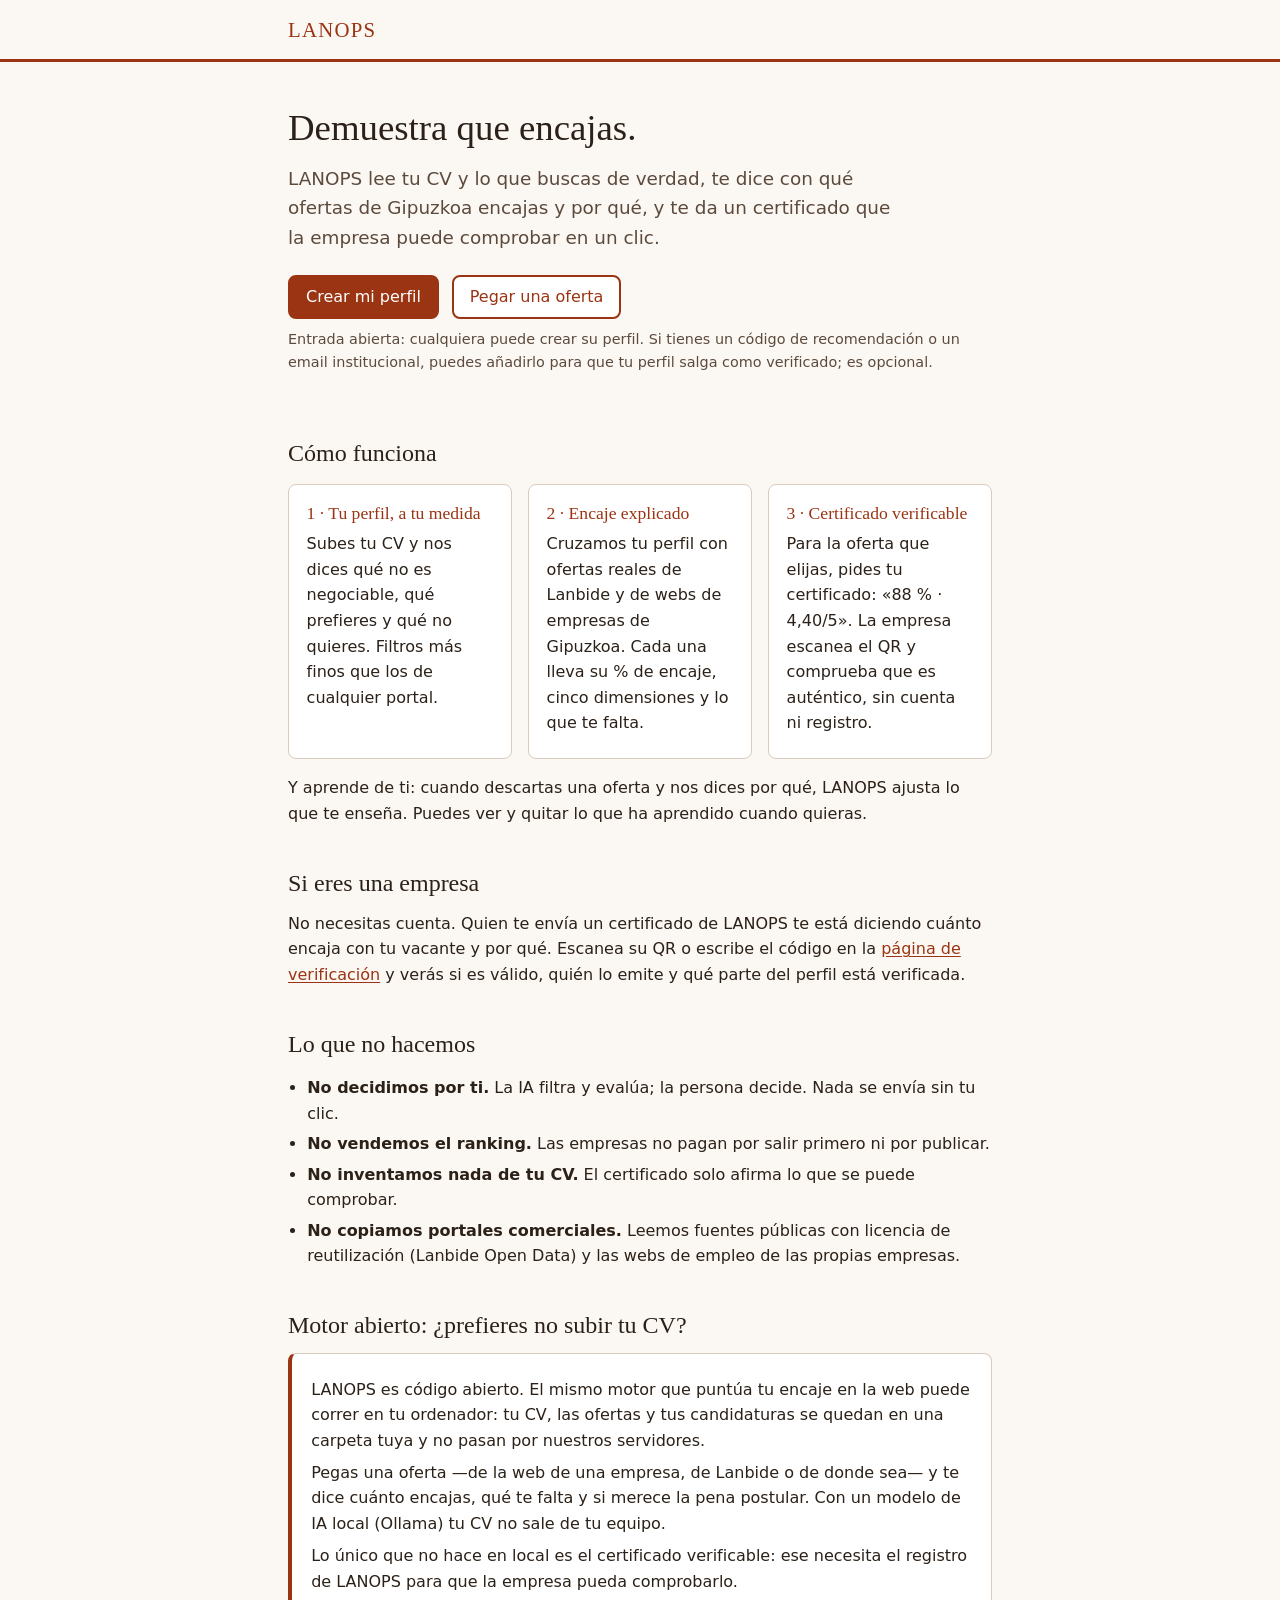
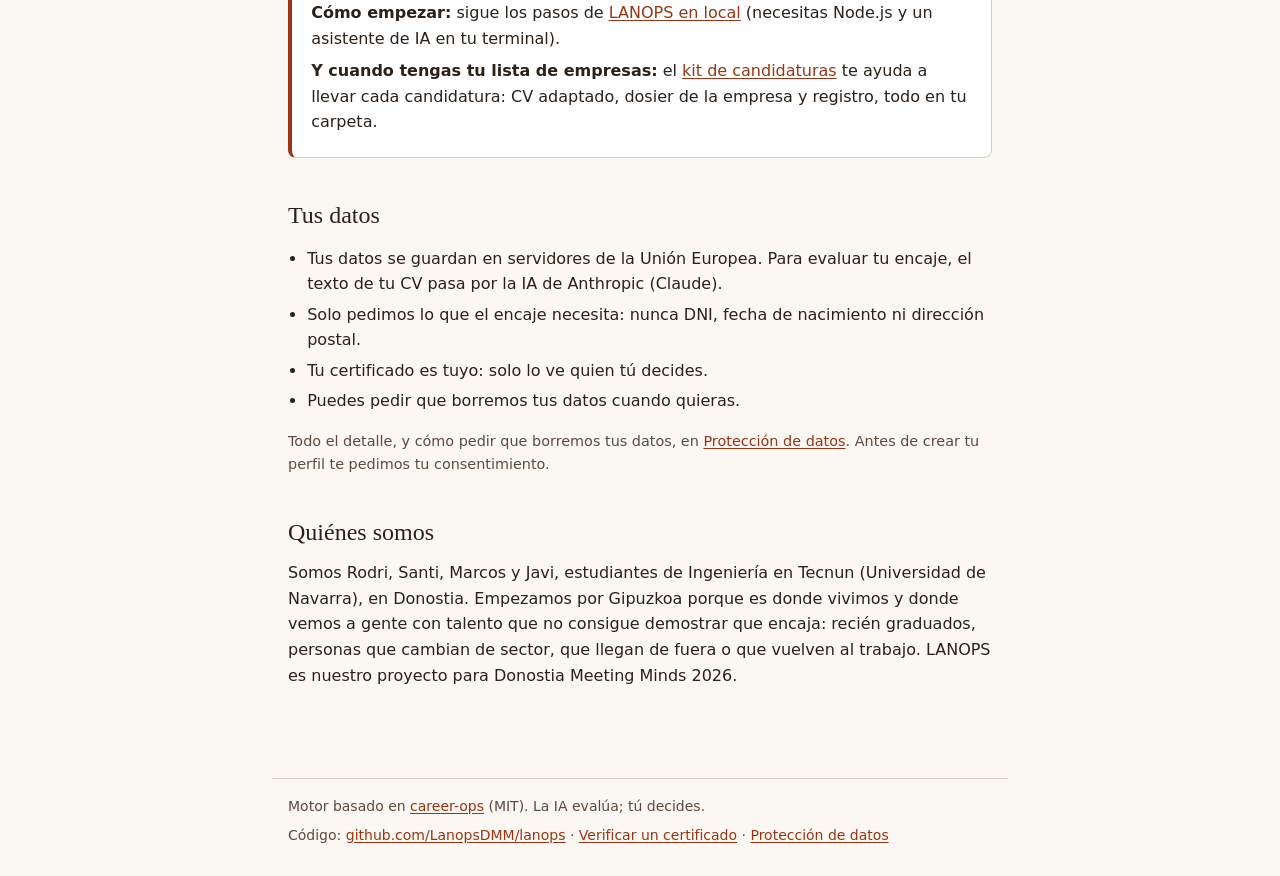
<file: index.html>
<!doctype html>
<html lang="es">
<head>
<meta charset="utf-8">
<meta name="viewport" content="width=device-width, initial-scale=1">
<title>LANOPS · Demuestra que encajas</title>
<meta name="description" content="LANOPS lee tu CV y lo que buscas, te dice con qué ofertas de Gipuzkoa encajas y por qué, y te da un certificado que la empresa puede comprobar.">
<link rel="stylesheet" href="styles.css">
<style>
  /* Solo reglas propias de la landing; el resto viene de styles.css */
  .saltar{position:absolute;left:-999px;top:0;background:var(--superficie);padding:.5rem 1rem;z-index:10}
  .saltar:focus{left:1rem}
  .portada{padding:1.5rem 0 1rem}
  .portada h1{font-size:2.3rem;margin:.2rem 0 .8rem}
  .entradilla{font-size:1.15rem;color:var(--texto-2);max-width:38rem}
  .acciones{display:flex;flex-wrap:wrap;gap:.8rem;margin:1.4rem 0 .6rem}
  .acciones .secundario{background:var(--superficie);color:var(--marca)}
  .acciones .secundario:hover{background:var(--alto-bg);color:var(--marca-osc)}
  .pequeno{font-size:.9rem;color:var(--texto-2)}
  section{margin:2.6rem 0}
  section>h2{font-size:1.5rem;margin-bottom:.8rem}
  .pasos{list-style:none;padding:0;display:grid;gap:1rem;grid-template-columns:repeat(auto-fit,minmax(13rem,1fr))}
  .pasos li{background:var(--superficie);border:1px solid var(--borde);border-radius:var(--radio);padding:1rem 1.1rem}
  .pasos h3{margin:.1rem 0 .4rem;color:var(--marca)}
  .lista{padding-left:1.2rem} .lista li{margin:.3rem 0}
  .recuadro{background:var(--superficie);border:1px solid var(--borde);border-left:4px solid var(--marca);border-radius:var(--radio);padding:1rem 1.2rem}
</style>
</head>
<body>
<a class="saltar" href="#contenido">Saltar al contenido</a>

<header><p class="marca">LANOPS</p></header>

<main id="contenido">

  <div class="portada">
    <h1>Demuestra que encajas.</h1>
    <p class="entradilla">LANOPS lee tu CV y lo que buscas de verdad, te dice con qué ofertas de Gipuzkoa encajas y por qué, y te da un certificado que la empresa puede comprobar en un clic.</p>
    <div class="acciones">
      <a class="boton" href="alta/">Crear mi perfil</a>
      <a class="boton secundario" href="pegar-oferta/">Pegar una oferta</a>
    </div>
    <p class="pequeno">Entrada abierta: cualquiera puede crear su perfil. Si tienes un código de recomendación o un email institucional, puedes añadirlo para que tu perfil salga como verificado; es opcional.</p>
  </div>

  <section aria-labelledby="como">
    <h2 id="como">Cómo funciona</h2>
    <ol class="pasos">
      <li>
        <h3>1 · Tu perfil, a tu medida</h3>
        <p>Subes tu CV y nos dices qué no es negociable, qué prefieres y qué no quieres. Filtros más finos que los de cualquier portal.</p>
      </li>
      <li>
        <h3>2 · Encaje explicado</h3>
        <p>Cruzamos tu perfil con ofertas reales de Lanbide y de webs de empresas de Gipuzkoa. Cada una lleva su % de encaje, cinco dimensiones y lo que te falta.</p>
      </li>
      <li>
        <h3>3 · Certificado verificable</h3>
        <p>Para la oferta que elijas, pides tu certificado: «88&nbsp;% · 4,40/5». La empresa escanea el QR y comprueba que es auténtico, sin cuenta ni registro.</p>
      </li>
    </ol>
    <p>Y aprende de ti: cuando descartas una oferta y nos dices por qué, LANOPS ajusta lo que te enseña. Puedes ver y quitar lo que ha aprendido cuando quieras.</p>
  </section>

  <section aria-labelledby="empresas">
    <h2 id="empresas">Si eres una empresa</h2>
    <p>No necesitas cuenta. Quien te envía un certificado de LANOPS te está diciendo cuánto encaja con tu vacante y por qué. Escanea su QR o escribe el código en la <a href="verificar/">página de verificación</a> y verás si es válido, quién lo emite y qué parte del perfil está verificada.</p>
  </section>

  <section aria-labelledby="principios">
    <h2 id="principios">Lo que no hacemos</h2>
    <ul class="lista">
      <li><strong>No decidimos por ti.</strong> La IA filtra y evalúa; la persona decide. Nada se envía sin tu clic.</li>
      <li><strong>No vendemos el ranking.</strong> Las empresas no pagan por salir primero ni por publicar.</li>
      <li><strong>No inventamos nada de tu CV.</strong> El certificado solo afirma lo que se puede comprobar.</li>
      <li><strong>No copiamos portales comerciales.</strong> Leemos fuentes públicas con licencia de reutilización (Lanbide Open Data) y las webs de empleo de las propias empresas.</li>
    </ul>
  </section>

  <section aria-labelledby="local">
    <h2 id="local">Motor abierto: ¿prefieres no subir tu CV?</h2>
    <div class="recuadro">
      <p>LANOPS es código abierto. El mismo motor que puntúa tu encaje en la web puede correr en tu ordenador: tu CV, las ofertas y tus candidaturas se quedan en una carpeta tuya y no pasan por nuestros servidores.</p>
      <p>Pegas una oferta —de la web de una empresa, de Lanbide o de donde sea— y te dice cuánto encajas, qué te falta y si merece la pena postular. Con un modelo de IA local (Ollama) tu CV no sale de tu equipo.</p>
      <p>Lo único que no hace en local es el certificado verificable: ese necesita el registro de LANOPS para que la empresa pueda comprobarlo.</p>
      <p><strong>Cómo empezar:</strong> sigue los pasos de <a href="https://github.com/LanopsDMM/motor/blob/main/README-es.md">LANOPS en local</a> (necesitas Node.js y un asistente de IA en tu terminal).</p>
      <p><strong>Y cuando tengas tu lista de empresas:</strong> el <a href="https://github.com/LanopsDMM/lanops/tree/main/local/kit">kit de candidaturas</a> te ayuda a llevar cada candidatura: CV adaptado, dosier de la empresa y registro, todo en tu carpeta.</p>
    </div>
  </section>

  <section aria-labelledby="privacidad">
    <h2 id="privacidad">Tus datos</h2>
    <ul class="lista">
      <li>Tus datos se guardan en servidores de la Unión Europea. Para evaluar tu encaje, el texto de tu CV pasa por la IA de Anthropic (Claude).</li>
      <li>Solo pedimos lo que el encaje necesita: nunca DNI, fecha de nacimiento ni dirección postal.</li>
      <li>Tu certificado es tuyo: solo lo ve quien tú decides.</li>
      <li>Puedes pedir que borremos tus datos cuando quieras.</li>
    </ul>
    <p class="pequeno">Todo el detalle, y cómo pedir que borremos tus datos, en <a href="privacidad/">Protección de datos</a>. Antes de crear tu perfil te pedimos tu consentimiento.</p>
  </section>

  <section aria-labelledby="quienes">
    <h2 id="quienes">Quiénes somos</h2>
    <p>Somos Rodri, Santi, Marcos y Javi, estudiantes de Ingeniería en Tecnun (Universidad de Navarra), en Donostia. Empezamos por Gipuzkoa porque es donde vivimos y donde vemos a gente con talento que no consigue demostrar que encaja: recién graduados, personas que cambian de sector, que llegan de fuera o que vuelven al trabajo. LANOPS es nuestro proyecto para Donostia Meeting Minds 2026.</p>
  </section>

</main>

<footer>
  <p>Motor basado en <a href="https://github.com/career-ops-hq/career-ops">career-ops</a> (MIT). La IA evalúa; tú decides.</p>
  <p>Código: <a href="https://github.com/LanopsDMM/lanops">github.com/LanopsDMM/lanops</a> · <a href="verificar/">Verificar un certificado</a> · <a href="privacidad/">Protección de datos</a></p>
</footer>
</body>
</html>
</file>
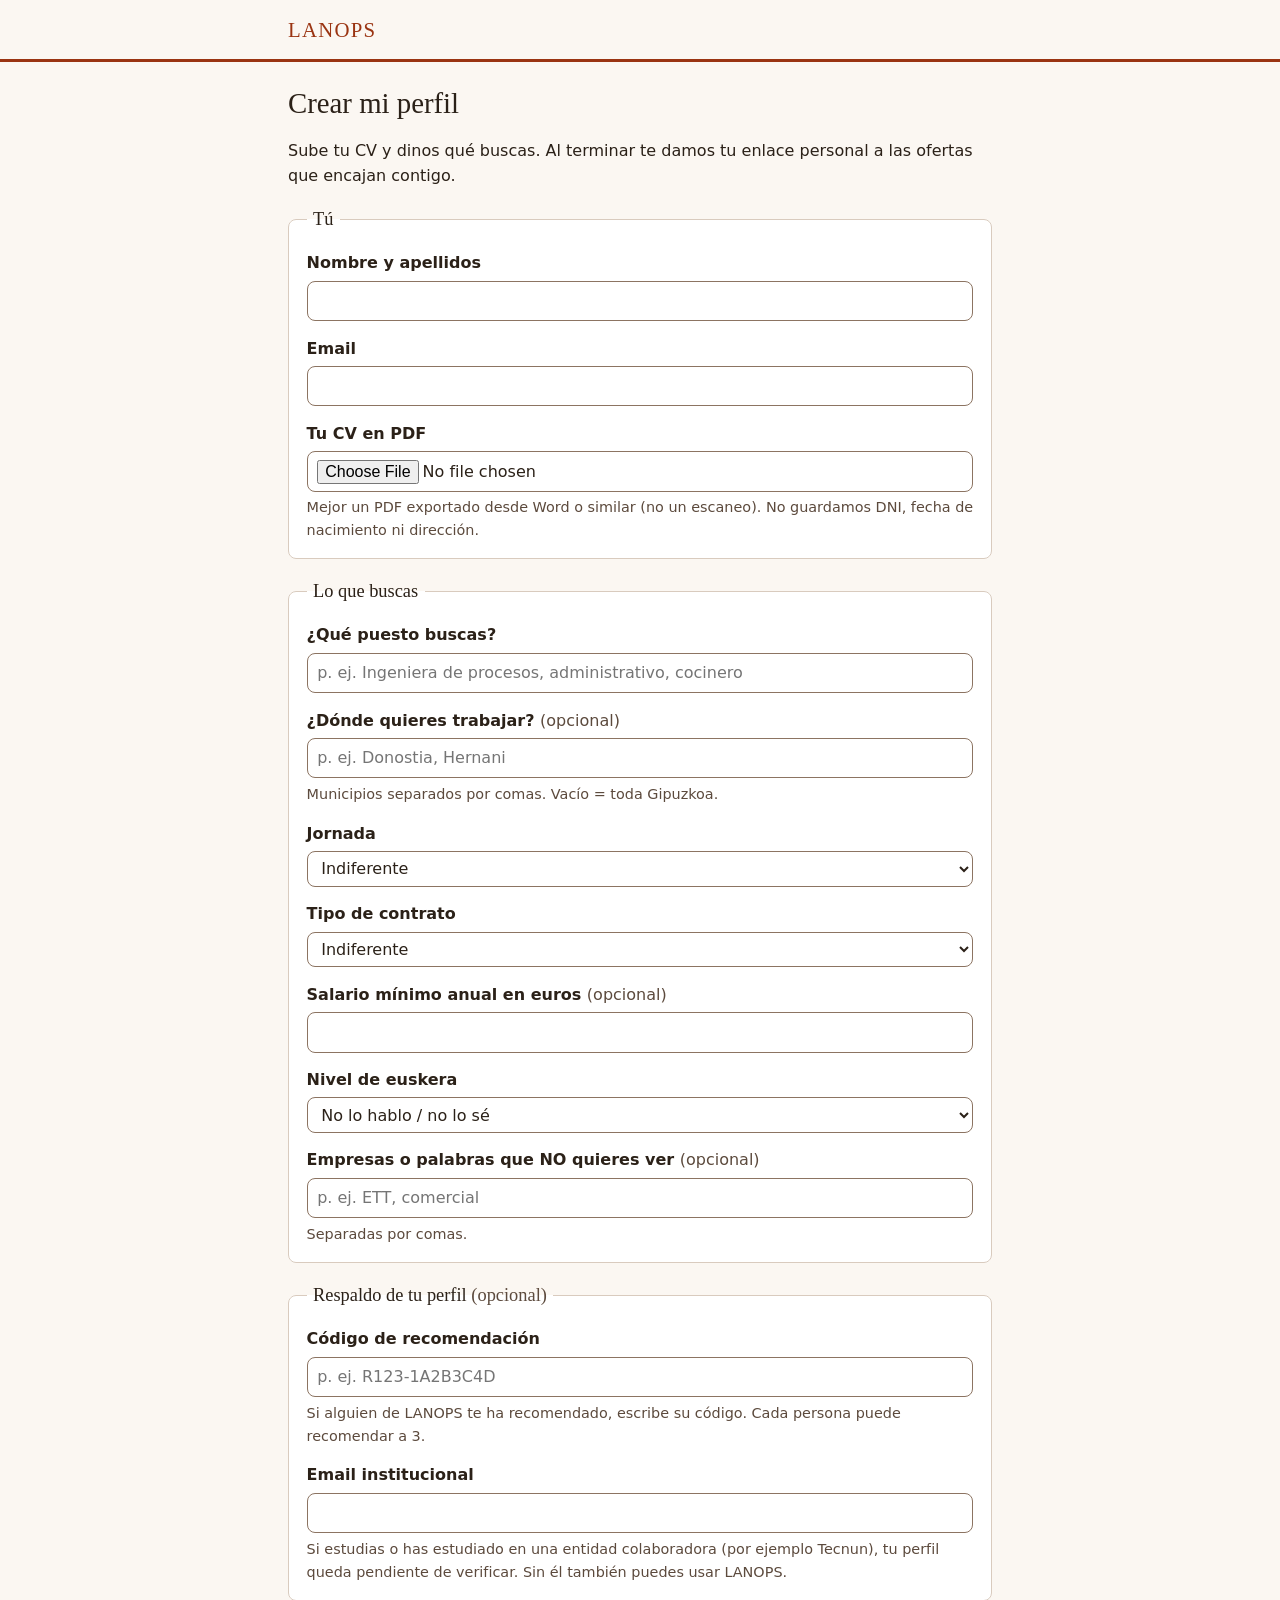
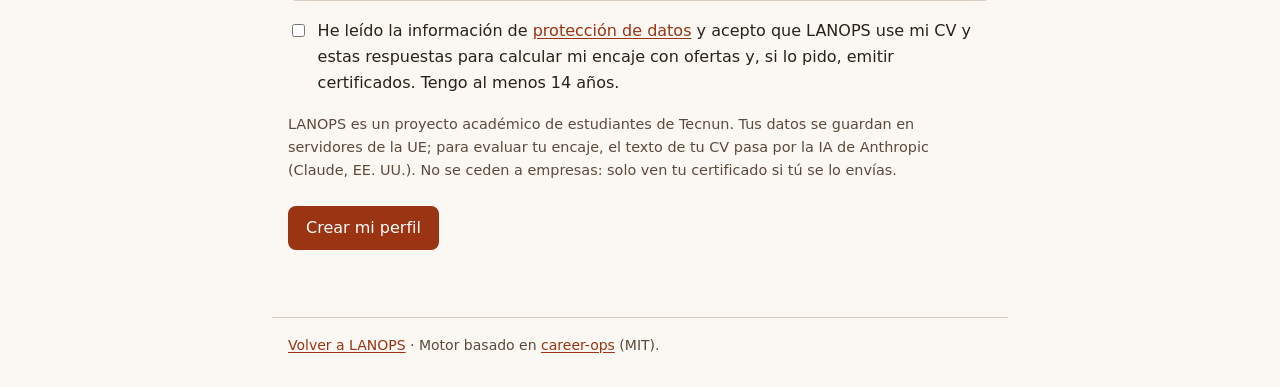
<file: alta/index.html>
<!doctype html>
<html lang="es">
<head>
<meta charset="utf-8">
<meta name="viewport" content="width=device-width, initial-scale=1">
<title>Crear mi perfil · LANOPS</title>
<link rel="stylesheet" href="../styles.css">
<style>
  /* Solo reglas propias de esta página; el resto viene de ../styles.css */
  form{display:grid;gap:1.1rem;margin-top:1rem}
  .campo{display:grid;gap:.3rem}
  .campo input,.campo select{width:100%}
  .ayuda{font-size:.9rem;color:var(--texto-2);margin:0}
  fieldset{border:1px solid var(--borde);border-radius:var(--radio);padding:1rem 1.1rem;margin:0;background:var(--superficie)}
  legend{font-family:var(--serif);font-size:1.15rem;padding:0 .4rem}
  fieldset .campo+.campo{margin-top:.9rem}
  .consent{display:flex;gap:.6rem;align-items:flex-start}
  .consent input{margin-top:.35rem;width:auto}
  .consent label{font-weight:normal}
  .opcional{font-weight:normal;color:var(--texto-2)}
  #enviando{display:none}
</style>
</head>
<body>
<header><p class="marca"><a class="marca" href="../">LANOPS</a></p></header>

<main>
  <h1>Crear mi perfil</h1>
  <p>Sube tu CV y dinos qué buscas. Al terminar te damos tu enlace personal a las ofertas que encajan contigo.</p>

  <form id="alta" method="post" enctype="multipart/form-data"
        action="https://n8n-production-3c20b.up.railway.app/webhook/alta">
    <!-- [12-oct] Enlace personal: solo para editar un perfil que ya existe (alta abierta con ?u=&t=) -->
    <input type="hidden" name="u" id="u">
    <input type="hidden" name="t" id="t">

    <fieldset>
      <legend>Tú</legend>
      <div class="campo">
        <label for="nombre">Nombre y apellidos</label>
        <input id="nombre" name="nombre" required autocomplete="name" maxlength="100">
      </div>
      <div class="campo">
        <label for="email">Email</label>
        <input id="email" name="email" type="email" required autocomplete="email" maxlength="150">
      </div>
      <div class="campo">
        <label for="cv">Tu CV en PDF</label>
        <input id="cv" name="cv" type="file" accept="application/pdf,.pdf" required aria-describedby="cv-ayuda">
        <p class="ayuda" id="cv-ayuda">Mejor un PDF exportado desde Word o similar (no un escaneo). No guardamos DNI, fecha de nacimiento ni dirección.</p>
      </div>
    </fieldset>

    <fieldset>
      <legend>Lo que buscas</legend>
      <div class="campo">
        <label for="puesto">¿Qué puesto buscas?</label>
        <input id="puesto" name="puesto" required maxlength="60" placeholder="p. ej. Ingeniera de procesos, administrativo, cocinero">
      </div>
      <div class="campo">
        <label for="municipios">¿Dónde quieres trabajar? <span class="opcional">(opcional)</span></label>
        <input id="municipios" name="municipios" aria-describedby="mun-ayuda" placeholder="p. ej. Donostia, Hernani">
        <p class="ayuda" id="mun-ayuda">Municipios separados por comas. Vacío = toda Gipuzkoa.</p>
      </div>
      <div class="campo">
        <label for="jornada">Jornada</label>
        <select id="jornada" name="jornada">
          <option value="indiferente">Indiferente</option>
          <option value="completa">Completa</option>
          <option value="parcial">Parcial</option>
        </select>
      </div>
      <div class="campo">
        <label for="contrato">Tipo de contrato</label>
        <select id="contrato" name="contrato">
          <option value="">Indiferente</option>
          <option value="indefinido">Indefinido</option>
          <option value="temporal">Temporal</option>
          <option value="practicas">Prácticas</option>
        </select>
      </div>
      <div class="campo">
        <label for="salario">Salario mínimo anual en euros <span class="opcional">(opcional)</span></label>
        <input id="salario" name="salario" type="number" min="0" step="500" inputmode="numeric">
      </div>
      <div class="campo">
        <label for="euskera">Nivel de euskera</label>
        <select id="euskera" name="euskera">
          <option value="">No lo hablo / no lo sé</option>
          <option>A2</option><option>B1</option><option>B2</option><option>C1</option><option>C2</option>
        </select>
      </div>
      <div class="campo">
        <label for="excluir">Empresas o palabras que NO quieres ver <span class="opcional">(opcional)</span></label>
        <input id="excluir" name="excluir" aria-describedby="exc-ayuda" placeholder="p. ej. ETT, comercial">
        <p class="ayuda" id="exc-ayuda">Separadas por comas.</p>
      </div>
    </fieldset>

    <fieldset>
      <legend>Respaldo de tu perfil <span class="opcional">(opcional)</span></legend>
      <div class="campo">
        <label for="recomendacion">Código de recomendación</label>
        <input id="recomendacion" name="recomendacion" maxlength="40" autocomplete="off" aria-describedby="rec-ayuda" placeholder="p. ej. R123-1A2B3C4D">
        <p class="ayuda" id="rec-ayuda">Si alguien de LANOPS te ha recomendado, escribe su código. Cada persona puede recomendar a 3.</p>
      </div>
      <div class="campo">
        <label for="institucional">Email institucional</label>
        <input id="institucional" name="institucional" type="email" aria-describedby="ins-ayuda" maxlength="150">
        <p class="ayuda" id="ins-ayuda">Si estudias o has estudiado en una entidad colaboradora (por ejemplo Tecnun), tu perfil queda pendiente de verificar. Sin él también puedes usar LANOPS.</p>
      </div>
    </fieldset>

    <div class="consent">
      <input id="consentimiento" name="consentimiento" type="checkbox" value="si" required>
      <label for="consentimiento">He leído la información de <a href="../privacidad/" target="_blank" rel="noopener">protección de datos</a> y acepto que LANOPS use mi CV y estas respuestas para calcular mi encaje con ofertas y, si lo pido, emitir certificados. Tengo al menos 14 años.</label>
    </div>
    <p class="ayuda">LANOPS es un proyecto académico de estudiantes de Tecnun. Tus datos se guardan en servidores de la UE; para evaluar tu encaje, el texto de tu CV pasa por la IA de Anthropic (Claude, EE. UU.). No se ceden a empresas: solo ven tu certificado si tú se lo envías.</p>

    <p><input type="submit" value="Crear mi perfil"></p>
    <p id="enviando" class="aviso" role="status">Leyendo tu CV… tarda alrededor de un minuto. No cierres esta página.</p>
  </form>
</main>

<footer>
  <p><a href="../">Volver a LANOPS</a> · Motor basado en <a href="https://github.com/career-ops-hq/career-ops">career-ops</a> (MIT).</p>
</footer>

<script>
  // [12-oct] Si se llega desde el enlace personal (?u=&t=), se envía con el formulario: así se puede editar el perfil.
  try {
    const q = new URLSearchParams(location.search);
    if (/^\d+$/.test(q.get('u') || '') && /^[0-9a-f]{64}$/i.test(q.get('t') || '')) {
      document.getElementById('u').value = q.get('u');
      document.getElementById('t').value = q.get('t');
    }
  } catch (e) {}
  // Solo avisa de la espera; el envío es un formulario normal (funciona también sin JavaScript)
  document.getElementById('alta').addEventListener('submit', function () {
    document.getElementById('enviando').style.display = 'block';
    this.querySelector('[type=submit]').disabled = true;
  });
</script>
</body>
</html>
</file>
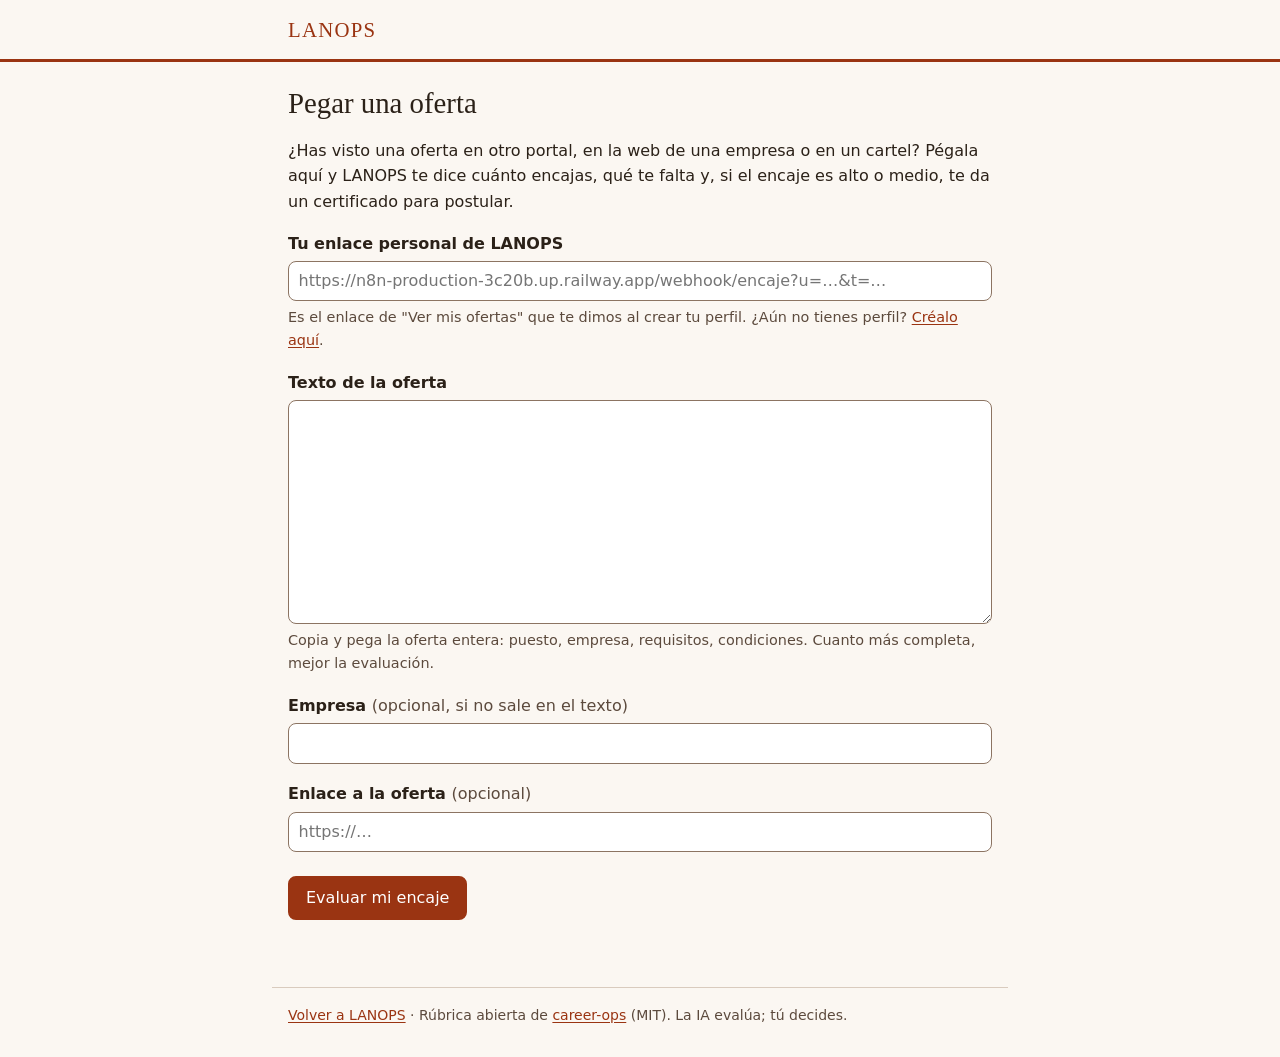
<file: pegar-oferta/index.html>
<!doctype html>
<html lang="es">
<head>
<meta charset="utf-8">
<meta name="viewport" content="width=device-width, initial-scale=1">
<meta name="robots" content="noindex">
<title>Pegar una oferta · LANOPS</title>
<link rel="stylesheet" href="../styles.css">
<style>
  /* Solo reglas propias de esta página; el resto viene de ../styles.css */
  form{display:grid;gap:1.1rem;margin-top:1rem}
  .campo{display:grid;gap:.3rem}
  .campo input,.campo textarea{width:100%}
  textarea{min-height:14rem;resize:vertical}
  .ayuda{font-size:.9rem;color:var(--texto-2);margin:0}
  .opcional{font-weight:normal;color:var(--texto-2)}
  #enviando{display:none}
</style>
</head>
<body>
<header><p class="marca"><a class="marca" href="../">LANOPS</a></p></header>

<main>
  <h1>Pegar una oferta</h1>
  <p>¿Has visto una oferta en otro portal, en la web de una empresa o en un cartel? Pégala aquí y LANOPS te dice cuánto encajas, qué te falta y, si el encaje es alto o medio, te da un certificado para postular.</p>

  <form id="pegar" method="post" action="https://n8n-production-3c20b.up.railway.app/webhook/pegar-oferta">
    <input type="hidden" name="u" id="u">
    <input type="hidden" name="t" id="t">

    <div class="campo" id="campo-enlace">
      <label for="enlace">Tu enlace personal de LANOPS</label>
      <input id="enlace" name="enlace" type="url" aria-describedby="enlace-ayuda" placeholder="https://n8n-production-3c20b.up.railway.app/webhook/encaje?u=…&amp;t=…">
      <p class="ayuda" id="enlace-ayuda">Es el enlace de "Ver mis ofertas" que te dimos al crear tu perfil. ¿Aún no tienes perfil? <a href="../alta/">Créalo aquí</a>.</p>
    </div>

    <div class="campo">
      <label for="texto">Texto de la oferta</label>
      <textarea id="texto" name="texto" required minlength="200" maxlength="15000" aria-describedby="texto-ayuda"></textarea>
      <p class="ayuda" id="texto-ayuda">Copia y pega la oferta entera: puesto, empresa, requisitos, condiciones. Cuanto más completa, mejor la evaluación.</p>
    </div>

    <div class="campo">
      <label for="empresa">Empresa <span class="opcional">(opcional, si no sale en el texto)</span></label>
      <input id="empresa" name="empresa" maxlength="100">
    </div>

    <div class="campo">
      <label for="url">Enlace a la oferta <span class="opcional">(opcional)</span></label>
      <input id="url" name="url" type="url" maxlength="255" placeholder="https://…">
    </div>

    <p><input type="submit" value="Evaluar mi encaje"></p>
    <p id="enviando" class="aviso" role="status">Leyendo la oferta y evaluando tu encaje… tarda alrededor de un minuto. No cierres esta página.</p>
  </form>
</main>

<footer>
  <p><a href="../">Volver a LANOPS</a> · Rúbrica abierta de <a href="https://github.com/career-ops-hq/career-ops">career-ops</a> (MIT). La IA evalúa; tú decides.</p>
</footer>

<script>
  // Si se llega desde la lista de ofertas con ?u=&t=, no hace falta pedir el enlace.
  // (Sin JavaScript también funciona: n8n acepta el enlace pegado y saca u y t de él.)
  try {
    const q = new URLSearchParams(location.search);
    if (/^\d+$/.test(q.get('u') || '') && /^[0-9a-f]{64}$/i.test(q.get('t') || '')) {
      document.getElementById('u').value = q.get('u');
      document.getElementById('t').value = q.get('t');
      document.getElementById('campo-enlace').hidden = true;
    }
  } catch (e) {}
  document.getElementById('pegar').addEventListener('submit', function () {
    document.getElementById('enviando').style.display = 'block';
    this.querySelector('[type=submit]').disabled = true;
  });
</script>
</body>
</html>
</file>
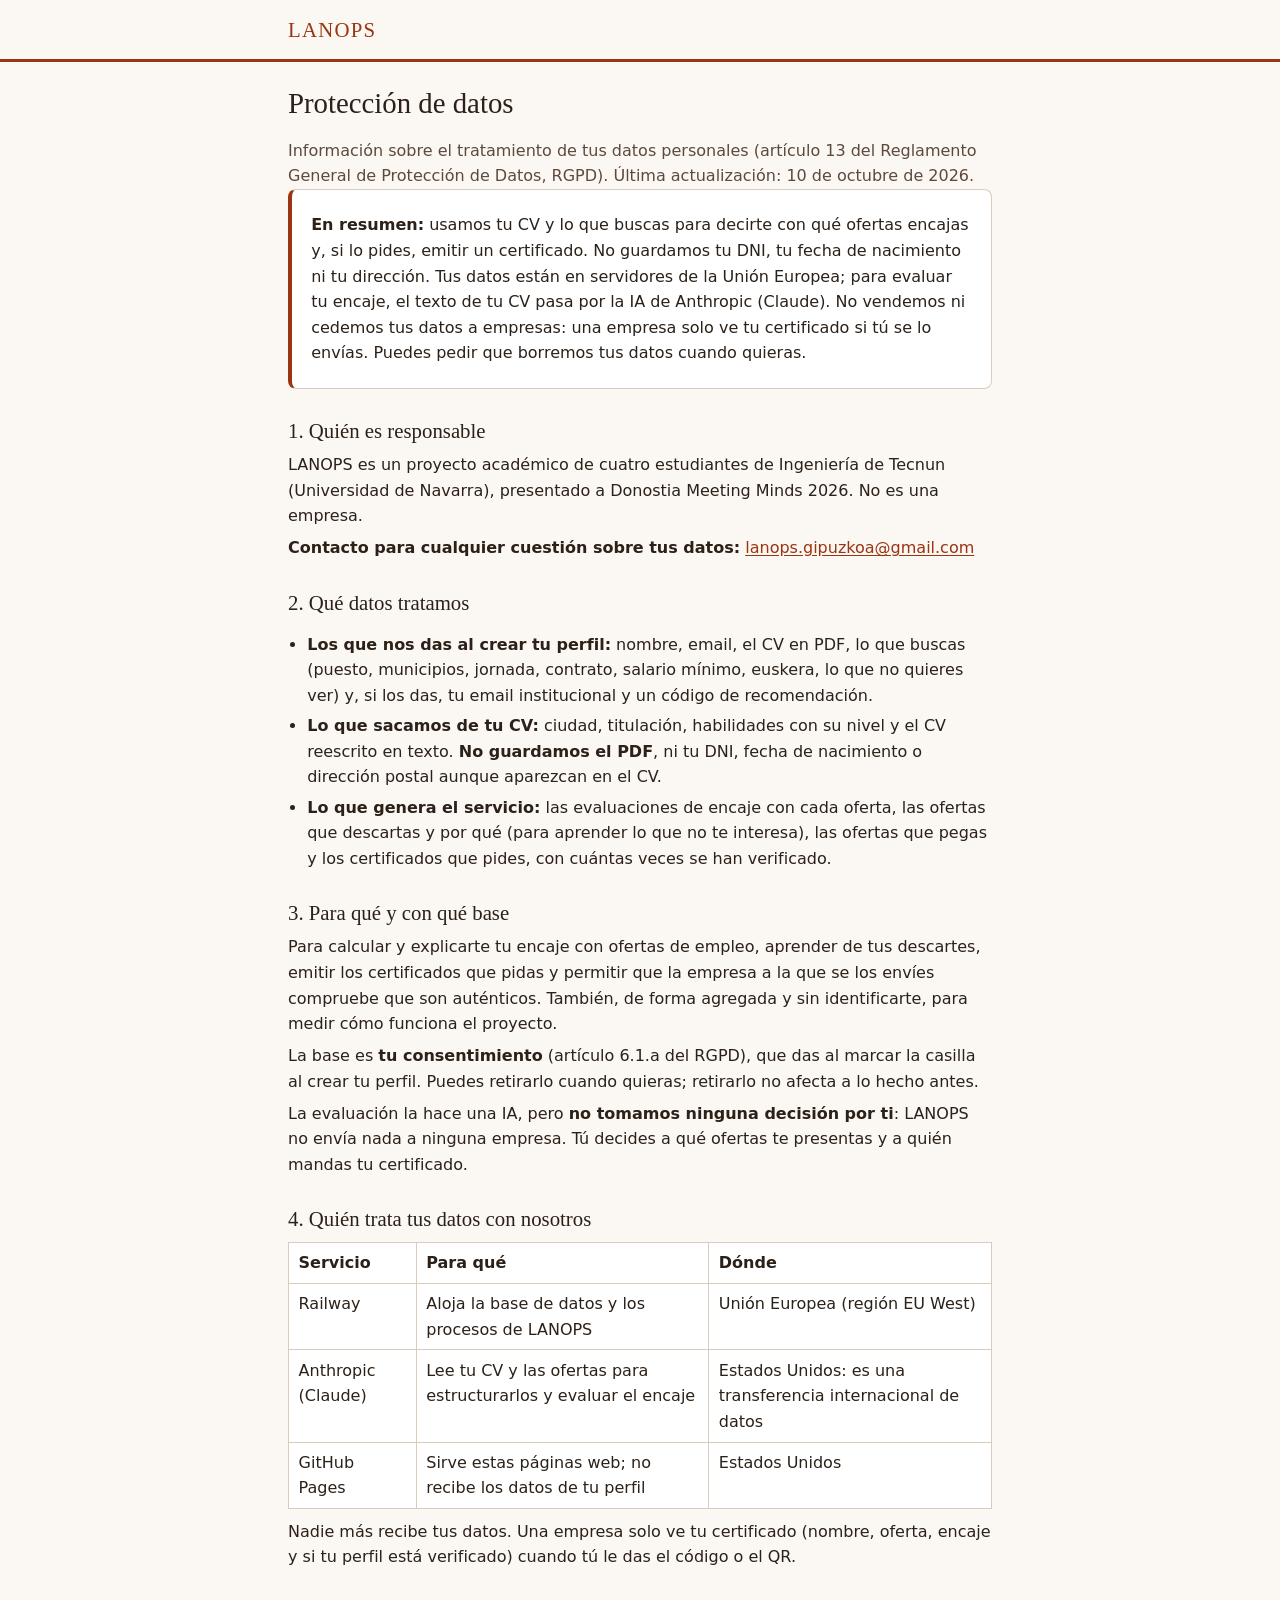
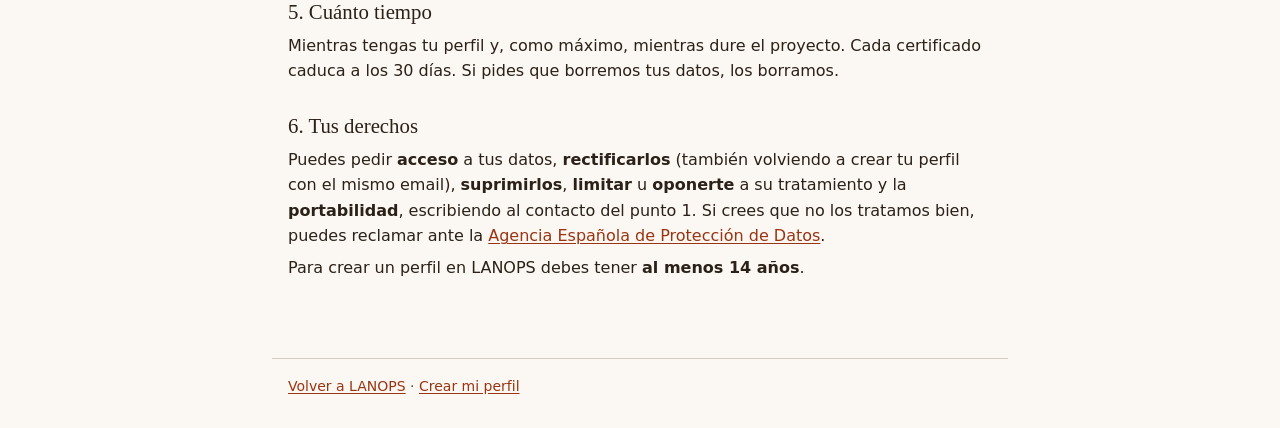
<file: privacidad/index.html>
<!doctype html>
<html lang="es">
<head>
<meta charset="utf-8">
<meta name="viewport" content="width=device-width, initial-scale=1">
<title>Protección de datos · LANOPS</title>
<link rel="stylesheet" href="../styles.css">
<style>
  /* Solo reglas propias de esta página; el resto viene de ../styles.css */
  section{margin:1.8rem 0}
  h2{font-size:1.3rem;margin-bottom:.5rem}
  .lista{padding-left:1.2rem} .lista li{margin:.3rem 0}
  table{border-collapse:collapse;width:100%;margin:.6rem 0;background:var(--superficie)}
  th,td{border:1px solid var(--borde);padding:.45rem .6rem;text-align:left;vertical-align:top}
  th{font-weight:600}
  .resumen{background:var(--superficie);border:1px solid var(--borde);border-left:4px solid var(--marca);border-radius:var(--radio);padding:1rem 1.2rem}
</style>
</head>
<body>
<header><p class="marca"><a class="marca" href="../">LANOPS</a></p></header>

<main>
  <h1>Protección de datos</h1>
  <p class="meta">Información sobre el tratamiento de tus datos personales (artículo 13 del Reglamento General de Protección de Datos, RGPD). Última actualización: 10 de octubre de 2026.</p>

  <div class="resumen">
    <p><strong>En resumen:</strong> usamos tu CV y lo que buscas para decirte con qué ofertas encajas y, si lo pides, emitir un certificado. No guardamos tu DNI, tu fecha de nacimiento ni tu dirección. Tus datos están en servidores de la Unión Europea; para evaluar tu encaje, el texto de tu CV pasa por la IA de Anthropic (Claude). No vendemos ni cedemos tus datos a empresas: una empresa solo ve tu certificado si tú se lo envías. Puedes pedir que borremos tus datos cuando quieras.</p>
  </div>

  <section aria-labelledby="responsable">
    <h2 id="responsable">1. Quién es responsable</h2>
    <p>LANOPS es un proyecto académico de cuatro estudiantes de Ingeniería de Tecnun (Universidad de Navarra), presentado a Donostia Meeting Minds 2026. No es una empresa.</p>
    <p><strong>Contacto para cualquier cuestión sobre tus datos:</strong> <a id="contacto" href="mailto:lanops.gipuzkoa@gmail.com">lanops.gipuzkoa@gmail.com</a></p>
  </section>

  <section aria-labelledby="que-datos">
    <h2 id="que-datos">2. Qué datos tratamos</h2>
    <ul class="lista">
      <li><strong>Los que nos das al crear tu perfil:</strong> nombre, email, el CV en PDF, lo que buscas (puesto, municipios, jornada, contrato, salario mínimo, euskera, lo que no quieres ver) y, si los das, tu email institucional y un código de recomendación.</li>
      <li><strong>Lo que sacamos de tu CV:</strong> ciudad, titulación, habilidades con su nivel y el CV reescrito en texto. <strong>No guardamos el PDF</strong>, ni tu DNI, fecha de nacimiento o dirección postal aunque aparezcan en el CV.</li>
      <li><strong>Lo que genera el servicio:</strong> las evaluaciones de encaje con cada oferta, las ofertas que descartas y por qué (para aprender lo que no te interesa), las ofertas que pegas y los certificados que pides, con cuántas veces se han verificado.</li>
    </ul>
  </section>

  <section aria-labelledby="para-que">
    <h2 id="para-que">3. Para qué y con qué base</h2>
    <p>Para calcular y explicarte tu encaje con ofertas de empleo, aprender de tus descartes, emitir los certificados que pidas y permitir que la empresa a la que se los envíes compruebe que son auténticos. También, de forma agregada y sin identificarte, para medir cómo funciona el proyecto.</p>
    <p>La base es <strong>tu consentimiento</strong> (artículo 6.1.a del RGPD), que das al marcar la casilla al crear tu perfil. Puedes retirarlo cuando quieras; retirarlo no afecta a lo hecho antes.</p>
    <p>La evaluación la hace una IA, pero <strong>no tomamos ninguna decisión por ti</strong>: LANOPS no envía nada a ninguna empresa. Tú decides a qué ofertas te presentas y a quién mandas tu certificado.</p>
  </section>

  <section aria-labelledby="quien-accede">
    <h2 id="quien-accede">4. Quién trata tus datos con nosotros</h2>
    <table>
      <thead><tr><th scope="col">Servicio</th><th scope="col">Para qué</th><th scope="col">Dónde</th></tr></thead>
      <tbody>
        <tr><td>Railway</td><td>Aloja la base de datos y los procesos de LANOPS</td><td>Unión Europea (región EU West)</td></tr>
        <tr><td>Anthropic (Claude)</td><td>Lee tu CV y las ofertas para estructurarlos y evaluar el encaje</td><td>Estados Unidos: es una transferencia internacional de datos</td></tr>
        <tr><td>GitHub Pages</td><td>Sirve estas páginas web; no recibe los datos de tu perfil</td><td>Estados Unidos</td></tr>
      </tbody>
    </table>
    <p>Nadie más recibe tus datos. Una empresa solo ve tu certificado (nombre, oferta, encaje y si tu perfil está verificado) cuando tú le das el código o el QR.</p>
  </section>

  <section aria-labelledby="cuanto-tiempo">
    <h2 id="cuanto-tiempo">5. Cuánto tiempo</h2>
    <p>Mientras tengas tu perfil y, como máximo, mientras dure el proyecto. Cada certificado caduca a los 30 días. Si pides que borremos tus datos, los borramos.</p>
  </section>

  <section aria-labelledby="derechos">
    <h2 id="derechos">6. Tus derechos</h2>
    <p>Puedes pedir <strong>acceso</strong> a tus datos, <strong>rectificarlos</strong> (también volviendo a crear tu perfil con el mismo email), <strong>suprimirlos</strong>, <strong>limitar</strong> u <strong>oponerte</strong> a su tratamiento y la <strong>portabilidad</strong>, escribiendo al contacto del punto 1. Si crees que no los tratamos bien, puedes reclamar ante la <a href="https://www.aepd.es">Agencia Española de Protección de Datos</a>.</p>
    <p>Para crear un perfil en LANOPS debes tener <strong>al menos 14 años</strong>.</p>
  </section>
</main>

<footer>
  <p><a href="../">Volver a LANOPS</a> · <a href="../alta/">Crear mi perfil</a></p>
</footer>
</body>
</html>
</file>
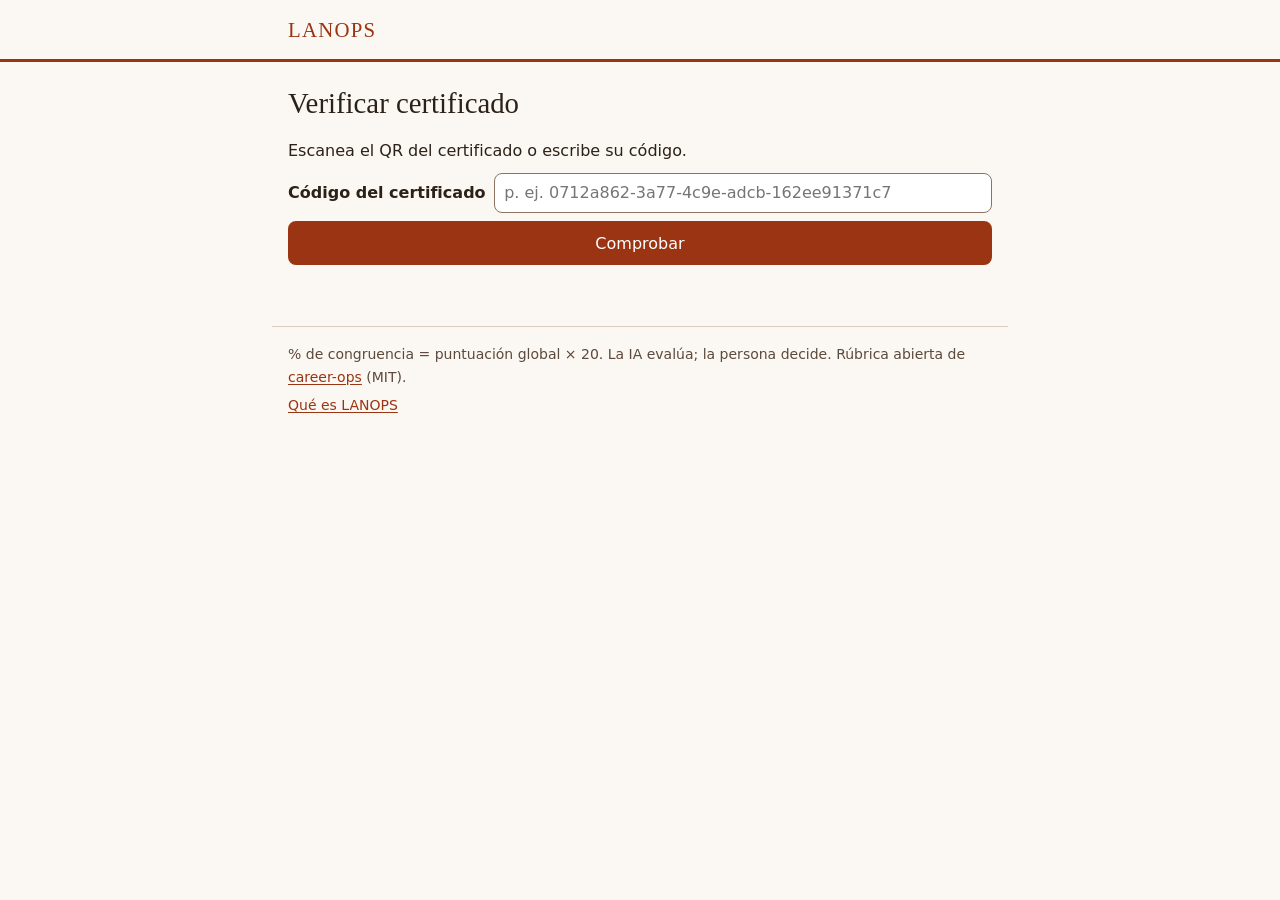
<file: verificar/index.html>
<!doctype html>
<html lang="es">
<head>
<meta charset="utf-8">
<meta name="viewport" content="width=device-width, initial-scale=1">
<meta name="robots" content="noindex">
<title>Verificar certificado · LANOPS</title>
<link rel="stylesheet" href="../styles.css">
<style>
  /* Solo reglas propias de esta página; el resto viene de ../styles.css */
  .estado{font-family:var(--serif);font-size:1.6rem;line-height:1.25;margin:0 0 .8rem}
  .estado-ok{color:var(--marca)}
  .estado-ko{color:var(--texto)}
  .titular{font-size:1.25rem;font-weight:600;margin:.2rem 0 0}
  .cifra{font-size:1.15rem;margin:.8rem 0 .2rem}
  .datos{display:grid;grid-template-columns:max-content 1fr;gap:.2rem 1rem;margin:.6rem 0}
  .datos dt{color:var(--texto-2)}
  .datos dd{margin:0}
  .bloque{margin-top:1.2rem}
  .buscar{display:flex;flex-wrap:wrap;gap:.5rem;align-items:center;margin-top:.6rem}
  .buscar input{flex:1 1 18rem}
</style>
</head>
<body>
<header><p class="marca">LANOPS</p></header>

<main>
  <h1>Verificar certificado</h1>
  <div id="resultado" aria-live="polite">
    <p>Comprobando el certificado…</p>
  </div>
  <noscript>
    <p class="aviso">Esta página necesita JavaScript. Para comprobar el certificado sin JavaScript abre
    <span class="codigo">https://n8n-production-3c20b.up.railway.app/webhook/verificar?c=</span>
    seguido del código del certificado.</p>
  </noscript>
</main>

<footer>
  <p>% de congruencia = puntuación global × 20. La IA evalúa; la persona decide.
  Rúbrica abierta de <a href="https://github.com/santifer/career-ops">career-ops</a> (MIT).</p>
  <p><a href="../">Qué es LANOPS</a></p>
</footer>

<script>
const N8N = 'https://n8n-production-3c20b.up.railway.app/webhook/verificar';

const DIMENSIONES = [
  ['d1_match_cv', 'Encaje con el CV'],
  ['d2_north_star', 'Alineación con lo que busca'],
  ['d3_compensacion', 'Compensación'],
  ['d4_cultura', 'Cultura y condiciones'],
  ['d5_red_flags', 'Alertas (5 = ninguna)']
];

const caja = document.getElementById('resultado');

// --- utilidades: siempre textContent, nunca innerHTML con datos del JSON ---
function el(tag, props, ...hijos) {
  const n = document.createElement(tag);
  if (props) for (const [k, v] of Object.entries(props)) {
    if (k === 'text') n.textContent = v; else n.setAttribute(k, v);
  }
  for (const h of hijos) if (h) n.append(h);
  return n;
}
function fecha(iso) {
  const m = /^(\d{4})-(\d{2})-(\d{2})/.exec(iso || '');
  return m ? m[3] + '/' + m[2] + '/' + m[1] : 'no consta';
}
function nota(x) {
  const n = Number(x);
  return Number.isFinite(n) ? n.toFixed(2).replace('.', ',') : '—';
}
function banda(b) {
  if (b === 'Alta') return ['alto', 'banda-alto'];
  if (b === 'Media') return ['medio', 'banda-medio'];
  return ['bajo', 'banda-bajo'];
}
function pintar(...nodos) {
  caja.replaceChildren(...nodos);
}

// --- estados ---
function sinCodigo() {
  const input = el('input', { id: 'c', name: 'c', type: 'text', autocomplete: 'off',
    placeholder: 'p. ej. 0712a862-3a77-4c9e-adcb-162ee91371c7' });
  pintar(
    el('p', { text: 'Escanea el QR del certificado o escribe su código.' }),
    el('form', { class: 'buscar', method: 'get', action: '' },
      el('label', { for: 'c', text: 'Código del certificado' }),
      input,
      el('input', { type: 'submit', value: 'Comprobar' }))
  );
}

function noExiste() {
  pintar(el('div', { class: 'cert' },
    el('p', { class: 'estado estado-ko', text: '✖ Este certificado no existe o ha sido manipulado.' }),
    el('p', { text: 'Comprueba que el código coincide con el del documento. Si te lo han enviado, pide a la persona que te lo reenvíe.' })
  ));
}

function sinConexion() {
  pintar(el('div', { class: 'aviso', role: 'alert' },
    el('p', { text: 'No se ha podido comprobar ahora. Inténtalo en unos minutos.' })
  ));
}

function certificado(d) {
  let titulo, clase;
  if (d.estado === 'vigente') { titulo = '✔ Certificado válido y vigente'; clase = 'estado estado-ok'; }
  else if (d.estado === 'caducado') { titulo = '✖ Certificado caducado el ' + fecha(d.fecha_caducidad); clase = 'estado estado-ko'; }
  else { titulo = '✖ Certificado revocado'; clase = 'estado estado-ko'; }

  const [bTexto, bClase] = banda(d.banda);
  const pct = Math.max(0, Math.min(100, Number(d.porcentaje) || 0));

  const verif = d.titular_verificado && d.entidad
    ? 'Perfil verificado por ' + d.entidad
    : 'Perfil sin verificar (LANOPS es de entrada abierta)';

  const oferta = el('p', { text: [d.puesto, d.empresa, d.ubicacion].filter(Boolean).join(' · ') });
  if (d.url_oferta && /^https?:\/\//i.test(d.url_oferta)) {
    oferta.append(' · ', el('a', { href: d.url_oferta, rel: 'noopener', text: 'Ver la oferta' }));
  }

  const dims = el('ul', { class: 'dims' });
  const valores = d.dimensiones || {};
  for (const [k, nombre] of DIMENSIONES) {
    const v = valores[k];
    dims.append(el('li', { text: nombre + ': ' + (v == null ? 'no consta' : v + '/5') }));
  }

  const barra = el('div', { class: 'barra', 'aria-hidden': 'true' });
  const relleno = el('span');
  relleno.style.width = pct + '%';
  barra.append(relleno);

  const datos = el('dl', { class: 'datos' });
  const filas = [
    ['Emitido el', fecha(d.fecha_emision)],
    ['Válido hasta', fecha(d.fecha_caducidad)],
    ['Evaluado el', fecha(d.fecha_evaluacion)],
    ['Rúbrica', d.version_rubrica || 'no consta'],
    ['Modelo', d.modelo || 'no consta']
  ];
  for (const [k, v] of filas) datos.append(el('dt', { text: k }), el('dd', { text: v }));

  pintar(el('article', { class: 'cert' },
    el('p', { class: clase, text: titulo }),
    el('p', { class: 'titular', text: d.titular || 'no consta' }),
    el('p', { class: 'meta', text: verif }),
    el('div', { class: 'bloque' },
      el('h2', { text: 'Oferta evaluada' }),
      oferta),
    el('div', { class: 'bloque' },
      el('h2', { text: 'Encaje' }),
      el('p', { class: 'cifra' },
        el('strong', { text: (d.porcentaje ?? '—') + ' % · ' + nota(d.global) + '/5' }),
        ' — ',
        el('span', { class: 'banda ' + bClase, text: 'encaje ' + bTexto })),
      barra,
      dims),
    datos,
    el('p', { class: 'codigo', text: 'Código: ' + (d.codigo || '') })
  ));
}

// --- arranque ---
(async function () {
  const c = (new URLSearchParams(location.search).get('c') || '').trim();
  if (!c) return sinCodigo();
  if (!/^[0-9a-f-]{36}$/i.test(c)) return noExiste();

  const control = new AbortController();
  const reloj = setTimeout(() => control.abort(), 15000);
  try {
    const r = await fetch(N8N + '?c=' + encodeURIComponent(c), { signal: control.signal });
    if (!r.ok) throw new Error('HTTP ' + r.status);
    const d = await r.json();
    if (d.estado === 'vigente' || d.estado === 'caducado' || d.estado === 'revocado') certificado(d);
    else if (d.estado === 'no_encontrado' || d.estado === 'firma_no_valida') noExiste();
    else sinConexion();
  } catch (e) {
    sinConexion();
  } finally {
    clearTimeout(reloj);
  }
})();
</script>
</body>
</html>
</file>
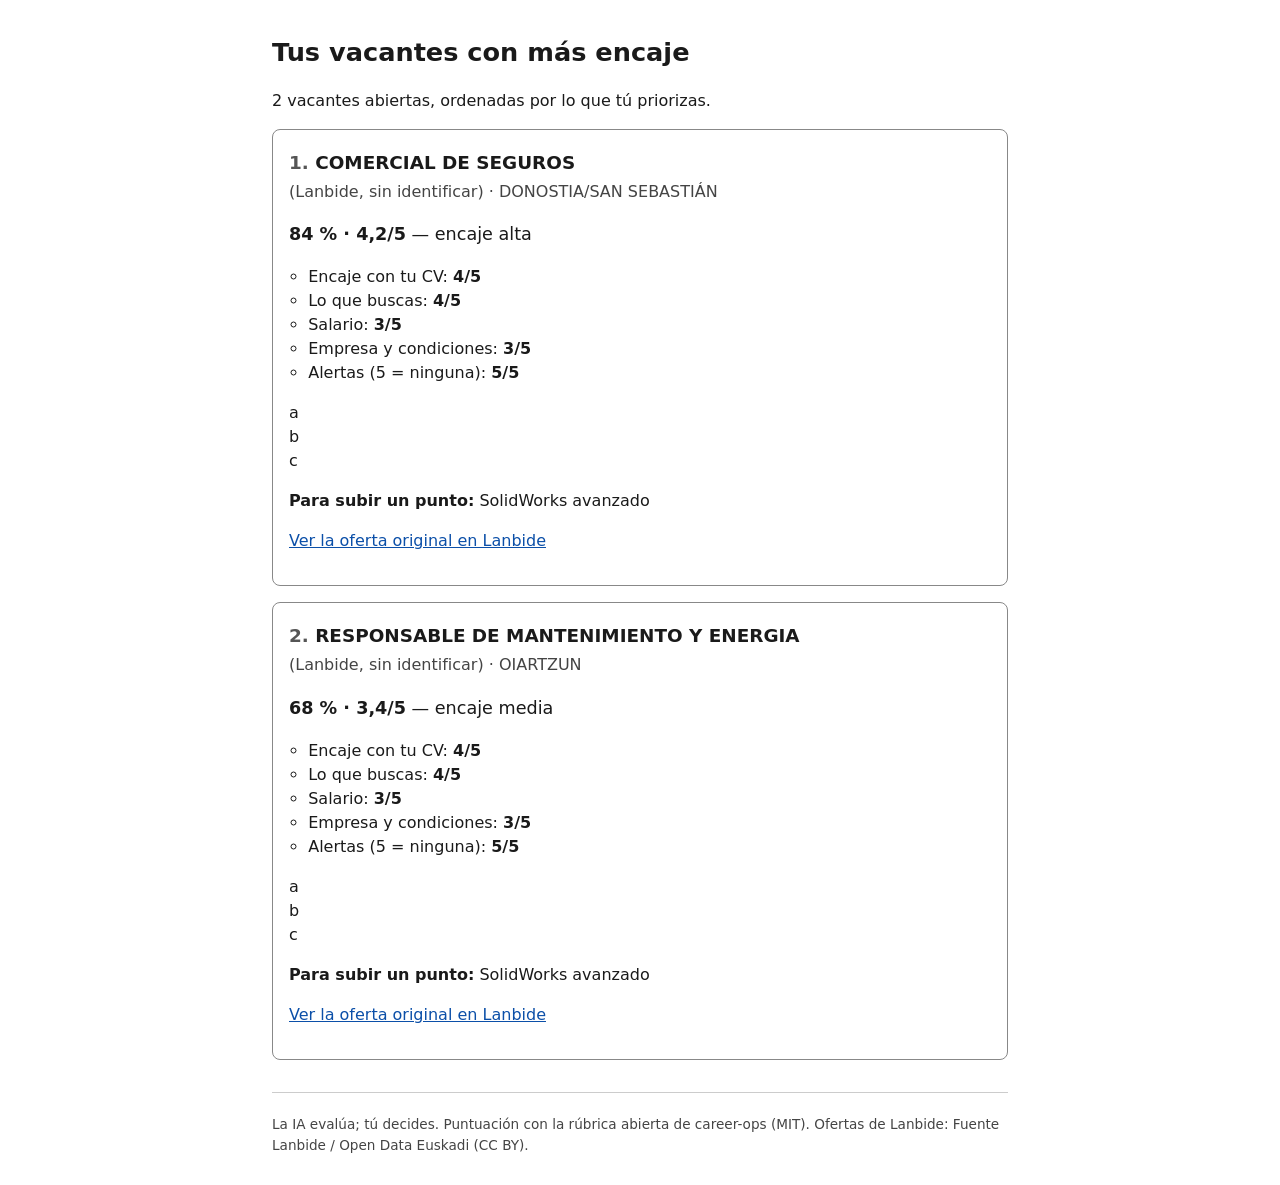
<file: n8n/LANOPS-ENCAJE/ejemplo-lista.html>
<!doctype html>
<html lang="es"><head><meta charset="utf-8">
<meta name="viewport" content="width=device-width, initial-scale=1">
<title>Tus vacantes · LANOPS</title>
<style>
 body{font-family:system-ui,-apple-system,"Segoe UI",sans-serif;max-width:46rem;margin:0 auto;padding:1rem;line-height:1.5;color:#1a1a1a;background:#fff}
 h1{font-size:1.6rem} h2{font-size:1.15rem;margin:.2rem 0} .n{color:#555}
 ol{list-style:none;padding:0} .vac{border:1px solid #888;border-radius:.5rem;padding:1rem;margin:0 0 1rem}
 .meta{color:#444;margin:0} .nota{font-size:1.1rem} .dims{padding-left:1.2rem;margin:.3rem 0}
 a{color:#0b4fa8} a:focus{outline:3px solid #0b4fa8;outline-offset:2px}
 footer{font-size:.85rem;color:#444;border-top:1px solid #ccc;margin-top:2rem;padding-top:.5rem}
</style></head><body>
<header><h1>Tus vacantes con más encaje</h1>
<p>2 vacantes abiertas, ordenadas por lo que tú priorizas.</p></header>
<main><ol>
<li class="vac">
  <h2><span class="n">1.</span> COMERCIAL DE SEGUROS</h2>
  <p class="meta">(Lanbide, sin identificar) · DONOSTIA/SAN SEBASTIÁN</p>
  <p class="nota"><strong>84 % · 4,2/5</strong> — encaje alta</p>
  <ul class="dims"><li>Encaje con tu CV: <strong>4/5</strong></li><li>Lo que buscas: <strong>4/5</strong></li><li>Salario: <strong>3/5</strong></li><li>Empresa y condiciones: <strong>3/5</strong></li><li>Alertas (5 = ninguna): <strong>5/5</strong></li></ul>
  <p>a<br>b<br>c</p>
  <p><strong>Para subir un punto:</strong> SolidWorks avanzado</p>
  <p><a href="https://web.lanbide.eus/apps/OF_DETALLE_OFERTA_TRABAJO?LG=C&amp;ML=OFEMEN1&amp;MS=Eaaa&amp;IDRG=162026009024&amp;CTRG=1" rel="noopener">Ver la oferta original en Lanbide</a></p>
</li>
<li class="vac">
  <h2><span class="n">2.</span> RESPONSABLE DE MANTENIMIENTO Y ENERGIA</h2>
  <p class="meta">(Lanbide, sin identificar) · OIARTZUN</p>
  <p class="nota"><strong>68 % · 3,4/5</strong> — encaje media</p>
  <ul class="dims"><li>Encaje con tu CV: <strong>4/5</strong></li><li>Lo que buscas: <strong>4/5</strong></li><li>Salario: <strong>3/5</strong></li><li>Empresa y condiciones: <strong>3/5</strong></li><li>Alertas (5 = ninguna): <strong>5/5</strong></li></ul>
  <p>a<br>b<br>c</p>
  <p><strong>Para subir un punto:</strong> SolidWorks avanzado</p>
  <p><a href="https://web.lanbide.eus/apps/OF_DETALLE_OFERTA_TRABAJO?LG=C&amp;ML=OFEMEN1&amp;MS=Eaaa&amp;IDRG=162026009080&amp;CTRG=1" rel="noopener">Ver la oferta original en Lanbide</a></p>
</li></ol></main>
<footer><p>La IA evalúa; tú decides. Puntuación con la rúbrica abierta de career-ops (MIT). Ofertas de Lanbide: Fuente Lanbide / Open Data Euskadi (CC BY).</p></footer>
</body></html>
</file>
<file: styles.css>
/* LANOPS · estilo común "Cálido" (10-oct, Marcos y Javi)
   Lo usan la landing, verificar/ y las páginas de n8n (ENCAJE, CERTIFICADO, FEEDBACK).
   Accesibilidad nivel 0 (decisión 21): contrastes comprobados ≥ 4,5:1 (texto) y ≥ 3:1 (bordes de controles),
   la banda siempre lleva texto, foco visible, sin fuentes externas. */

:root{
  --fondo:#FBF7F2;        /* crema */
  --superficie:#FFFFFF;   /* tarjetas */
  --texto:#2B2118;        /* 14,8:1 sobre crema */
  --texto-2:#5C4A3D;      /* 7,9:1 */
  --marca:#9A3412;        /* terracota · 6,9:1 sobre crema · blanco encima 7,3:1 */
  --marca-osc:#712B13;    /* hover */
  --borde:#D9CBBE;        /* decorativo */
  --borde-control:#8C7462;/* inputs · 4,1:1 */
  --pista:#EADFD3;        /* fondo de la barra de % */
  --alto-bg:#FAECE7;  --alto-tx:#712B13;
  --medio-bg:#FAEEDA; --medio-tx:#633806;
  --bajo-bg:#EFEAE4;  --bajo-tx:#444441;
  --serif:Georgia,"Times New Roman",serif;
  --sans:system-ui,-apple-system,"Segoe UI",Roboto,sans-serif;
  --radio:.5rem;
}

*{box-sizing:border-box}
body{margin:0;background:var(--fondo);color:var(--texto);font-family:var(--sans);font-size:1rem;line-height:1.6}
main,.contenido{max-width:46rem;margin:0 auto;padding:1rem}
h1,h2,h3{font-family:var(--serif);font-weight:normal;line-height:1.25;color:var(--texto)}
h1{font-size:1.8rem;margin:.5rem 0 1rem} h2{font-size:1.25rem;margin:.2rem 0} h3{font-size:1.1rem}
p{margin:.4rem 0}
a{color:var(--marca);text-underline-offset:2px} a:hover{color:var(--marca-osc)}

/* Cabecera: barra crema con línea terracota */
header,.cabecera{border-bottom:3px solid var(--marca);padding:.8rem 1rem;max-width:none}
header>*{max-width:44rem;margin-left:auto;margin-right:auto}
.marca{font-family:var(--serif);font-size:1.3rem;letter-spacing:.06em;color:var(--marca);text-decoration:none;margin-top:0;margin-bottom:0}

/* Foco visible en todo lo interactivo */
a:focus-visible,button:focus-visible,input:focus-visible,select:focus-visible,textarea:focus-visible,summary:focus-visible{
  outline:3px solid var(--marca);outline-offset:2px}

/* Botones: .boton = principal (relleno); button normal = secundario (contorno) */
.boton,button,input[type=submit]{font:inherit;display:inline-block;padding:.45rem 1rem;border-radius:var(--radio);cursor:pointer;text-decoration:none;border:2px solid var(--marca)}
.boton,input[type=submit]{background:var(--marca);color:#fff}
.boton:hover,input[type=submit]:hover{background:var(--marca-osc);border-color:var(--marca-osc);color:#fff}
button{background:var(--superficie);color:var(--marca)}
button:hover{background:var(--alto-bg)}

/* Formularios */
input,select,textarea{font:inherit;color:var(--texto);background:var(--superficie);border:1px solid var(--borde-control);border-radius:var(--radio);padding:.4rem .6rem;max-width:100%}
label{font-weight:600}

/* Lista de ofertas (ENCAJE) */
ol.vacs,.vacs{list-style:none;padding:0}
.vac{background:var(--superficie);border:1px solid var(--borde);border-radius:var(--radio);padding:1rem 1.1rem;margin:0 0 1rem}
.meta,.n{color:var(--texto-2);margin:0}
.nota{font-size:1.1rem}
.dims{padding-left:1.2rem;margin:.3rem 0}
.descartar{margin:.6rem 0 0} .descartar summary{cursor:pointer;color:var(--marca)} .descartar p{margin:.4rem 0}
.porque{color:var(--texto-2);font-style:italic}

/* Barra de % (el número va siempre escrito al lado) */
.barra{height:.5rem;background:var(--pista);border-radius:.25rem;overflow:hidden;margin:.4rem 0 .3rem}
.barra>span{display:block;height:100%;background:var(--marca)}

/* Banda: el color acompaña, el texto manda */
.etq,.banda{display:inline-block;font-size:.85rem;font-weight:600;padding:.1rem .55rem;border-radius:.3rem}
.banda-alto{background:var(--alto-bg);color:var(--alto-tx)}
.banda-medio{background:var(--medio-bg);color:var(--medio-tx)}
.banda-bajo{background:var(--bajo-bg);color:var(--bajo-tx)}
.etq{border:1px solid var(--borde-control);color:var(--texto-2);font-weight:normal}

/* Avisos */
.aviso{background:var(--medio-bg);color:var(--medio-tx);border-left:4px solid var(--medio-tx);padding:.6rem .8rem;border-radius:0}

/* Certificado y verificación */
.cert{background:var(--superficie);border:1px solid var(--borde);border-top:6px solid var(--marca);border-radius:var(--radio);padding:1.5rem;margin-top:1rem}
.codigo{font-family:ui-monospace,Consolas,monospace;font-size:.9rem;word-break:break-all;color:var(--texto-2)}
.qr{display:flex;gap:1rem;align-items:center;flex-wrap:wrap;margin-top:1rem}
.qr img,.qr svg{width:9rem;height:9rem;flex:none} .qr p{flex:1 1 16rem;margin:0}
.cert h2{margin:1.2rem 0 .3rem} .cert .nota{font-size:1.5rem}
dl{display:grid;grid-template-columns:auto 1fr;gap:.2rem 1rem;margin:0} dt{color:var(--texto-2)} dd{margin:0}
main>h2{margin-top:1.8rem}
form{margin:.4rem 0 .8rem}

footer{max-width:46rem;margin:2rem auto 0;padding:.6rem 1rem 1.5rem;border-top:1px solid var(--borde);font-size:.875rem;color:var(--texto-2)}

/* Accesibilidad */
.sr-only{position:absolute;width:1px;height:1px;padding:0;margin:-1px;overflow:hidden;clip:rect(0,0,0,0);border:0}
@media (prefers-reduced-motion:reduce){*{transition:none!important;animation:none!important}}
@media print{body{background:#fff}.solo-pantalla{display:none!important}.cert{border-color:#999;max-width:none;margin:0}a{color:var(--texto)}}
</file>
